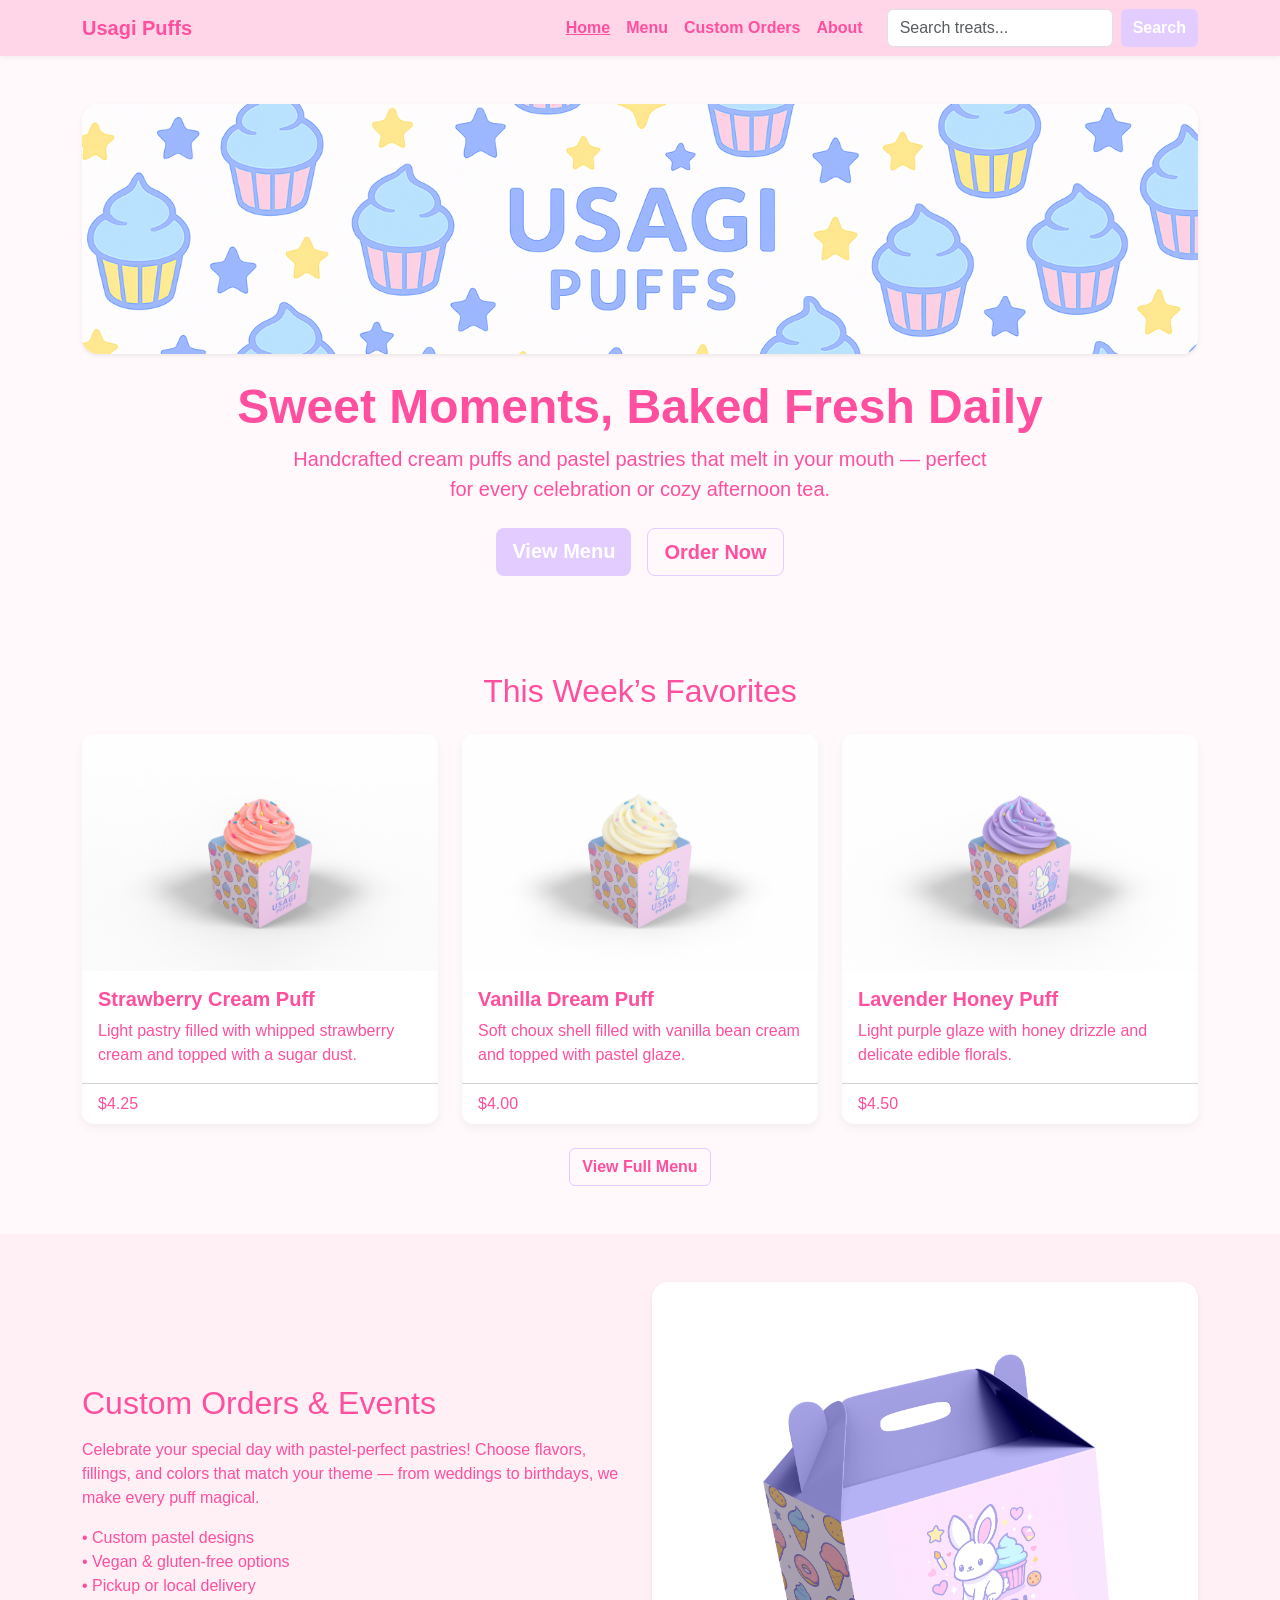
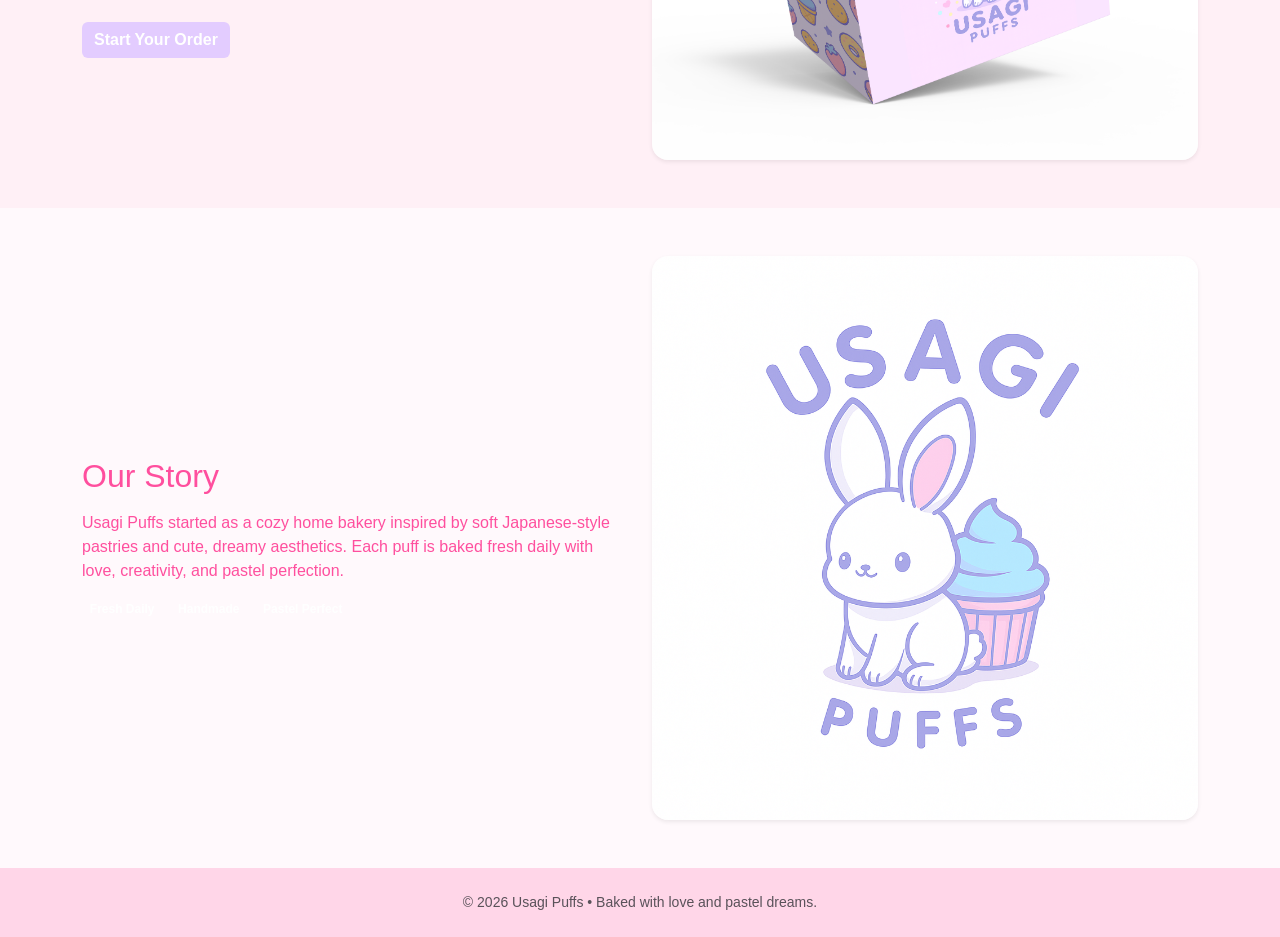
<file: index.html>
<!doctype html>
<html lang="en">
  <head>
    <meta charset="utf-8" />
    <meta name="viewport" content="width=device-width, initial-scale=1" />
    <title>Usagi Puffs — Sweet Moments, Baked Fresh Daily</title>

    <!-- Bootstrap CSS -->
    <link
      href="https://cdn.jsdelivr.net/npm/bootstrap@5.3.8/dist/css/bootstrap.min.css"
      rel="stylesheet"
      crossorigin="anonymous"
    />

   
    <link rel="stylesheet" href="style.css?v=1" />
  </head>

  <body>
   
    <nav class="navbar navbar-expand-lg navbar-light navbar-cupcake sticky-top" data-bs-theme="light">
      <div class="container">
        <a class="navbar-brand fw-bold" href="index.html">Usagi Puffs</a>

        <button
          class="navbar-toggler"
          type="button"
          data-bs-toggle="collapse"
          data-bs-target="#nav"
          aria-controls="nav"
          aria-expanded="false"
          aria-label="Toggle navigation"
        >
          <span class="navbar-toggler-icon"></span>
        </button>

        <div id="nav" class="collapse navbar-collapse">
          <ul class="navbar-nav ms-auto mb-2 mb-lg-0">
            <li class="nav-item"><a class="nav-link active" aria-current="page" href="index.html">Home</a></li>
            <li class="nav-item"><a class="nav-link" href="menu.html">Menu</a></li>
            <li class="nav-item"><a class="nav-link" href="custom.html">Custom Orders</a></li>
            <li class="nav-item"><a class="nav-link" href="about.html">About</a></li>
          </ul>

          <form class="d-flex ms-lg-3 mt-3 mt-lg-0" role="search">
            <input
              class="form-control me-2"
              type="search"
              placeholder="Search treats..."
              aria-label="Search"
            />
            <button class="btn btn-cupcake" type="submit">Search</button>
          </form>
        </div>
      </div>
    </nav>

   
    <header id="top" class="py-5 text-center hero">
      <div class="container">
        <img
          src="images/top.png"
          class="img-fluid mb-4 hero-img rounded-4 shadow-sm"
          alt="Assorted pastel pastries and puffs"
        />
        <h1 class="display-5 fw-bold">Sweet Moments, Baked Fresh Daily</h1>
        <p class="lead mx-auto mb-4" style="max-width: 720px;">
          Handcrafted cream puffs and pastel pastries that melt in your mouth —
          perfect for every celebration or cozy afternoon tea.
        </p>
        <div class="d-flex justify-content-center gap-3 flex-wrap">
          <a href="menu.html" class="btn btn-cupcake btn-lg">View Menu</a>
          <a href="custom.html" class="btn btn-outline-cupcake btn-lg">Order Now</a>
        </div>
      </div>
    </header>

   
    <section id="menu" class="py-5">
      <div class="container">
        <h2 class="text-center mb-4">This Week’s Favorites</h2>
        <div class="row g-4">
          <div class="col-md-6 col-lg-4">
            <div class="card card-cupcake h-100">
              <img src="images/cupcake1.png" class="card-img-top" alt="Strawberry Puff" />
              <div class="card-body">
                <h5 class="card-title">Strawberry Cream Puff</h5>
                <p class="card-text">
                  Light pastry filled with whipped strawberry cream and topped with a sugar dust.
                </p>
              </div>
              <div class="card-footer bg-transparent">
                <span class="price-tag">$4.25</span>
              </div>
            </div>
          </div>

          <div class="col-md-6 col-lg-4">
            <div class="card card-cupcake h-100">
              <img src="images/cupcake2.png" class="card-img-top" alt="Vanilla Dream Puff" />
              <div class="card-body">
                <h5 class="card-title">Vanilla Dream Puff</h5>
                <p class="card-text">
                  Soft choux shell filled with vanilla bean cream and topped with pastel glaze.
                </p>
              </div>
              <div class="card-footer bg-transparent">
                <span class="price-tag">$4.00</span>
              </div>
            </div>
          </div>

          <div class="col-md-6 col-lg-4">
            <div class="card card-cupcake h-100">
              <img src="images/cupcake3.png" class="card-img-top" alt="Lavender Honey Puff" />
              <div class="card-body">
                <h5 class="card-title">Lavender Honey Puff</h5>
                <p class="card-text">
                  Light purple glaze with honey drizzle and delicate edible florals.
                </p>
              </div>
              <div class="card-footer bg-transparent">
                <span class="price-tag">$4.50</span>
              </div>
            </div>
          </div>
        </div>

        <div class="text-center mt-4">
          <a class="btn btn-outline-cupcake" href="menu.html">
            View Full Menu
          </a>
        </div>
      </div>
    </section>


    <section id="custom" class="py-5 bg-cupcake-soft">
      <div class="container">
        <div class="row align-items-center g-4">
          <div class="col-lg-6 order-lg-2 text-center">
            <img
              src="images/box.png"
              class="img-fluid rounded-4 shadow-sm"
              alt="Custom pastry box"
            />
          </div>
          <div class="col-lg-6 order-lg-1">
            <h2 class="mb-3">Custom Orders & Events</h2>
            <p>
              Celebrate your special day with pastel-perfect pastries! Choose flavors, fillings,
              and colors that match your theme — from weddings to birthdays, we make every puff magical.
            </p>
            <ul class="list-unstyled mb-4">
              <li>• Custom pastel designs</li>
              <li>• Vegan & gluten-free options</li>
              <li>• Pickup or local delivery</li>
            </ul>
            <a href="custom.html" class="btn btn-cupcake">Start Your Order</a>
          </div>
        </div>
      </div>
    </section>

    
    <section id="about" class="py-5">
      <div class="container">
        <div class="row g-4 align-items-center">
          <div class="col-lg-6">
            <h2 class="mb-3">Our Story</h2>
            <p>
              Usagi Puffs started as a cozy home bakery inspired by soft Japanese-style pastries and cute,
              dreamy aesthetics. Each puff is baked fresh daily with love, creativity, and pastel perfection.
            </p>
            <div class="d-flex gap-2 flex-wrap mt-2">
              <span class="badge bg-cupcake">Fresh Daily</span>
              <span class="badge bg-cupcake">Handmade</span>
              <span class="badge bg-cupcake">Pastel Perfect</span>
            </div>
          </div>
          <div class="col-lg-6 text-center">
            <img src="images/logocupcake.png" class="img-fluid rounded-4 shadow-sm" alt="Bakery display case" />
          </div>
        </div>
      </div>
    </section>

   
    <footer class="py-4 text-center small text-muted">
      <div class="container">
        © <span id="year"></span> Usagi Puffs • Baked with love and pastel dreams.
      </div>
    </footer>

    <script>
      document.getElementById("year").textContent = new Date().getFullYear();
    </script>
    <script
      src="https://cdn.jsdelivr.net/npm/bootstrap@5.3.8/dist/js/bootstrap.bundle.min.js"
      crossorigin="anonymous"
    ></script>
  </body>
</html>
</file>
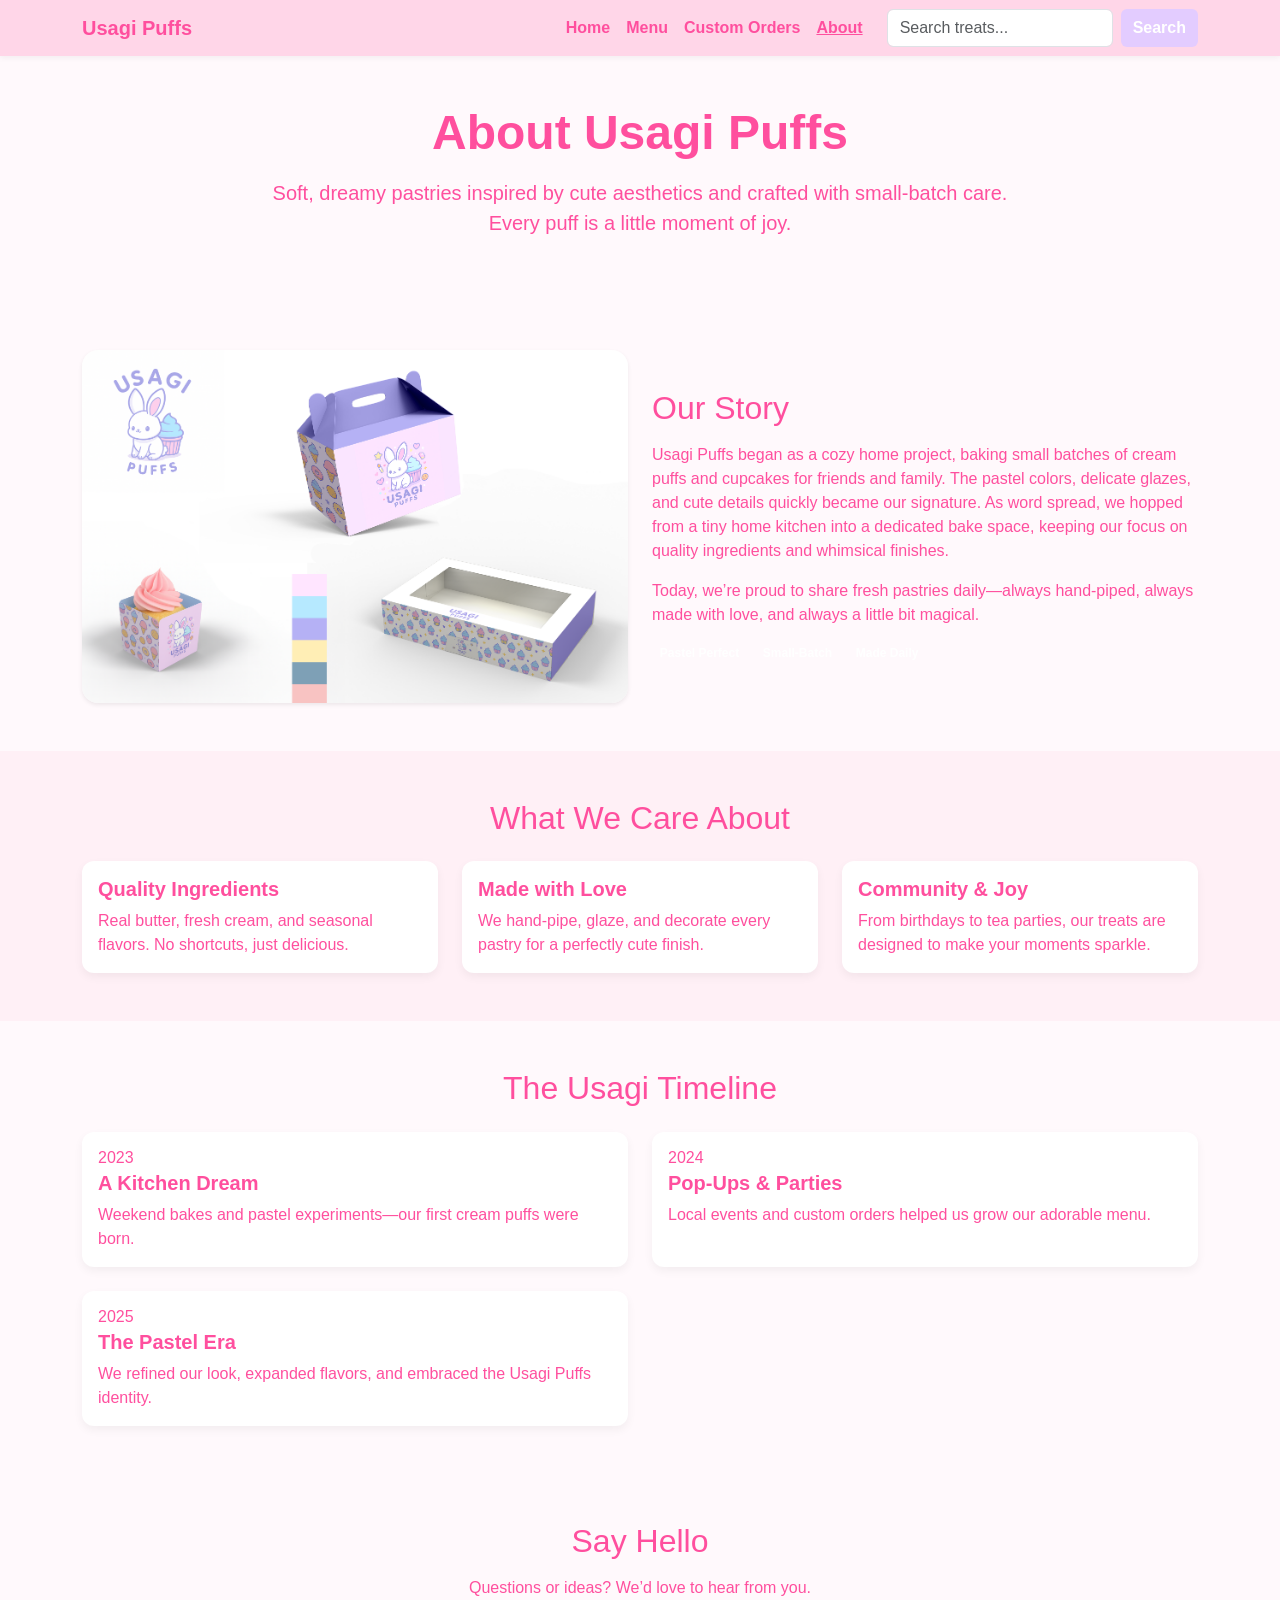
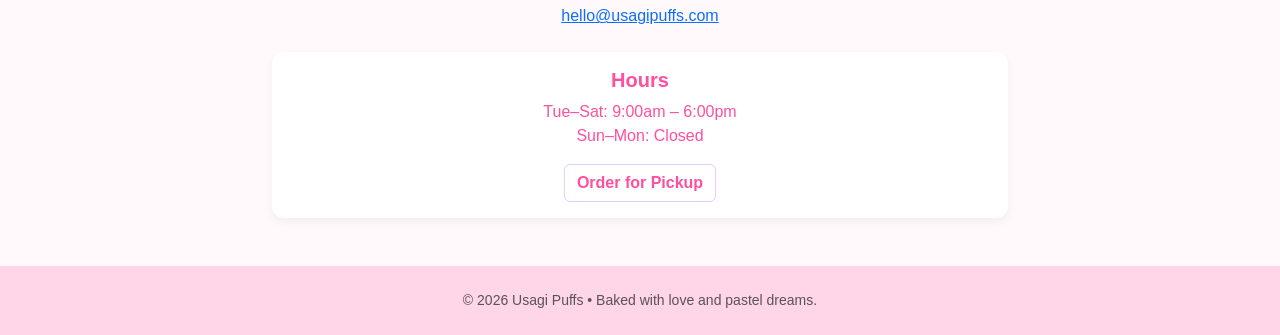
<file: about.html>
<!doctype html>
<html lang="en">
  <head>
    <meta charset="utf-8" />
    <meta name="viewport" content="width=device-width, initial-scale=1" />
    <title>Usagi Puffs — About</title>

    <!-- Bootstrap CSS -->
    <link
      href="https://cdn.jsdelivr.net/npm/bootstrap@5.3.8/dist/css/bootstrap.min.css"
      rel="stylesheet"
      crossorigin="anonymous"
    />

    <link rel="stylesheet" href="style.css?v=1" />
  </head>

  <body>

    <nav class="navbar navbar-expand-lg navbar-light navbar-cupcake sticky-top" data-bs-theme="light">
      <div class="container">
        <a class="navbar-brand fw-bold" href="index.html">Usagi Puffs</a>

        <button
          class="navbar-toggler"
          type="button"
          data-bs-toggle="collapse"
          data-bs-target="#nav"
          aria-controls="nav"
          aria-expanded="false"
          aria-label="Toggle navigation">
          <span class="navbar-toggler-icon"></span>
        </button>

        <div id="nav" class="collapse navbar-collapse">
          <ul class="navbar-nav ms-auto mb-2 mb-lg-0">
            <li class="nav-item"><a class="nav-link" href="index.html">Home</a></li>
            <li class="nav-item"><a class="nav-link" href="menu.html">Menu</a></li>
            <li class="nav-item"><a class="nav-link" href="custom.html">Custom Orders</a></li>
            <li class="nav-item"><a class="nav-link active" aria-current="page" href="about.html">About</a></li>
          </ul>

          <form class="d-flex ms-lg-3 mt-3 mt-lg-0" role="search">
            <input class="form-control me-2" type="search" placeholder="Search treats..." aria-label="Search" />
            <button class="btn btn-cupcake" type="submit">Search</button>
          </form>
        </div>
      </div>
    </nav>

   
    <header class="py-5 text-center">
      <div class="container">
        <h1 class="display-5 fw-bold">About Usagi Puffs</h1>
        <p class="lead mx-auto mt-3" style="max-width: 760px;">
          Soft, dreamy pastries inspired by cute aesthetics and crafted with small-batch care.
          Every puff is a little moment of joy.
        </p>
      </div>
    </header>

  
    <section class="py-5">
      <div class="container">
        <div class="row align-items-center g-4">
          <div class="col-lg-6">
            <img
              src="images/bunnycupcakes.png"
              class="img-fluid rounded-4 shadow-sm"
              alt="Pastel pastries displayed in a bakery case" />
          </div>
          <div class="col-lg-6">
            <h2 class="mb-3">Our Story</h2>
            <p>
              Usagi Puffs began as a cozy home project, baking small batches of cream puffs and
              cupcakes for friends and family. The pastel colors, delicate glazes, and cute details
              quickly became our signature. As word spread, we hopped from a tiny home kitchen into
              a dedicated bake space, keeping our focus on quality ingredients and whimsical finishes.
            </p>
            <p class="mb-0">
              Today, we’re proud to share fresh pastries daily—always hand-piped, always made with love,
              and always a little bit magical.
            </p>

            <div class="d-flex gap-2 flex-wrap mt-3">
              <span class="badge bg-cupcake">Pastel Perfect</span>
              <span class="badge bg-cupcake">Small-Batch</span>
              <span class="badge bg-cupcake">Made Daily</span>
            </div>
          </div>
        </div>
      </div>
    </section>

 
    <section class="py-5 bg-cupcake-soft">
      <div class="container">
        <h2 class="text-center mb-4">What We Care About</h2>
        <div class="row g-4">
          <div class="col-md-4">
            <div class="card card-cupcake h-100">
              <div class="card-body">
                <h5 class="card-title">Quality Ingredients</h5>
                <p class="card-text">
                  Real butter, fresh cream, and seasonal flavors. No shortcuts, just delicious.
                </p>
              </div>
            </div>
          </div>
          <div class="col-md-4">
            <div class="card card-cupcake h-100">
              <div class="card-body">
                <h5 class="card-title">Made with Love</h5>
                <p class="card-text">
                  We hand-pipe, glaze, and decorate every pastry for a perfectly cute finish.
                </p>
              </div>
            </div>
          </div>
          <div class="col-md-4">
            <div class="card card-cupcake h-100">
              <div class="card-body">
                <h5 class="card-title">Community & Joy</h5>
                <p class="card-text">
                  From birthdays to tea parties, our treats are designed to make your moments sparkle.
                </p>
              </div>
            </div>
          </div>
        </div>
      </div>
    </section>

   
    <section class="py-5">
      <div class="container">
        <h2 class="text-center mb-4">The Usagi Timeline</h2>
        <div class="row g-4">
          <div class="col-md-6">
            <div class="card card-cupcake h-100">
              <div class="card-body">
                <h6 class="text-uppercase mb-1">2023</h6>
                <h5 class="card-title">A Kitchen Dream</h5>
                <p class="card-text">Weekend bakes and pastel experiments—our first cream puffs were born.</p>
              </div>
            </div>
          </div>
          <div class="col-md-6">
            <div class="card card-cupcake h-100">
              <div class="card-body">
                <h6 class="text-uppercase mb-1">2024</h6>
                <h5 class="card-title">Pop-Ups & Parties</h5>
                <p class="card-text">Local events and custom orders helped us grow our adorable menu.</p>
              </div>
            </div>
          </div>
          <div class="col-md-6">
            <div class="card card-cupcake h-100">
              <div class="card-body">
                <h6 class="text-uppercase mb-1">2025</h6>
                <h5 class="card-title">The Pastel Era</h5>
                <p class="card-text">We refined our look, expanded flavors, and embraced the Usagi Puffs identity.</p>
              </div>
            </div>
          </div>
        </div>
      </div>
    </section>


    <section class="py-5 text-center">
      <div class="container">
        <h2 class="mb-3">Say Hello</h2>
        <p class="mb-1">Questions or ideas? We’d love to hear from you.</p>
        <p class="mb-4"><a href="mailto:hello@usagipuffs.com">hello@usagipuffs.com</a></p>

        <div class="row justify-content-center">
          <div class="col-md-8">
            <div class="card card-cupcake">
              <div class="card-body">
                <h5 class="card-title mb-2">Hours</h5>
                <p class="mb-0">Tue–Sat: 9:00am – 6:00pm</p>
                <p class="mb-3">Sun–Mon: Closed</p>
                <a class="btn btn-outline-cupcake" href="custom.html">Order for Pickup</a>
              </div>
            </div>
          </div>
        </div>
      </div>
    </section>

    
    <footer class="py-4 text-center small text-muted">
      <div class="container">
        © <span id="year"></span> Usagi Puffs • Baked with love and pastel dreams.
      </div>
    </footer>

    <script>
      document.getElementById("year").textContent = new Date().getFullYear();
    </script>
    <script
      src="https://cdn.jsdelivr.net/npm/bootstrap@5.3.8/dist/js/bootstrap.bundle.min.js"
      crossorigin="anonymous"
    ></script>
  </body>
</html>
</file>
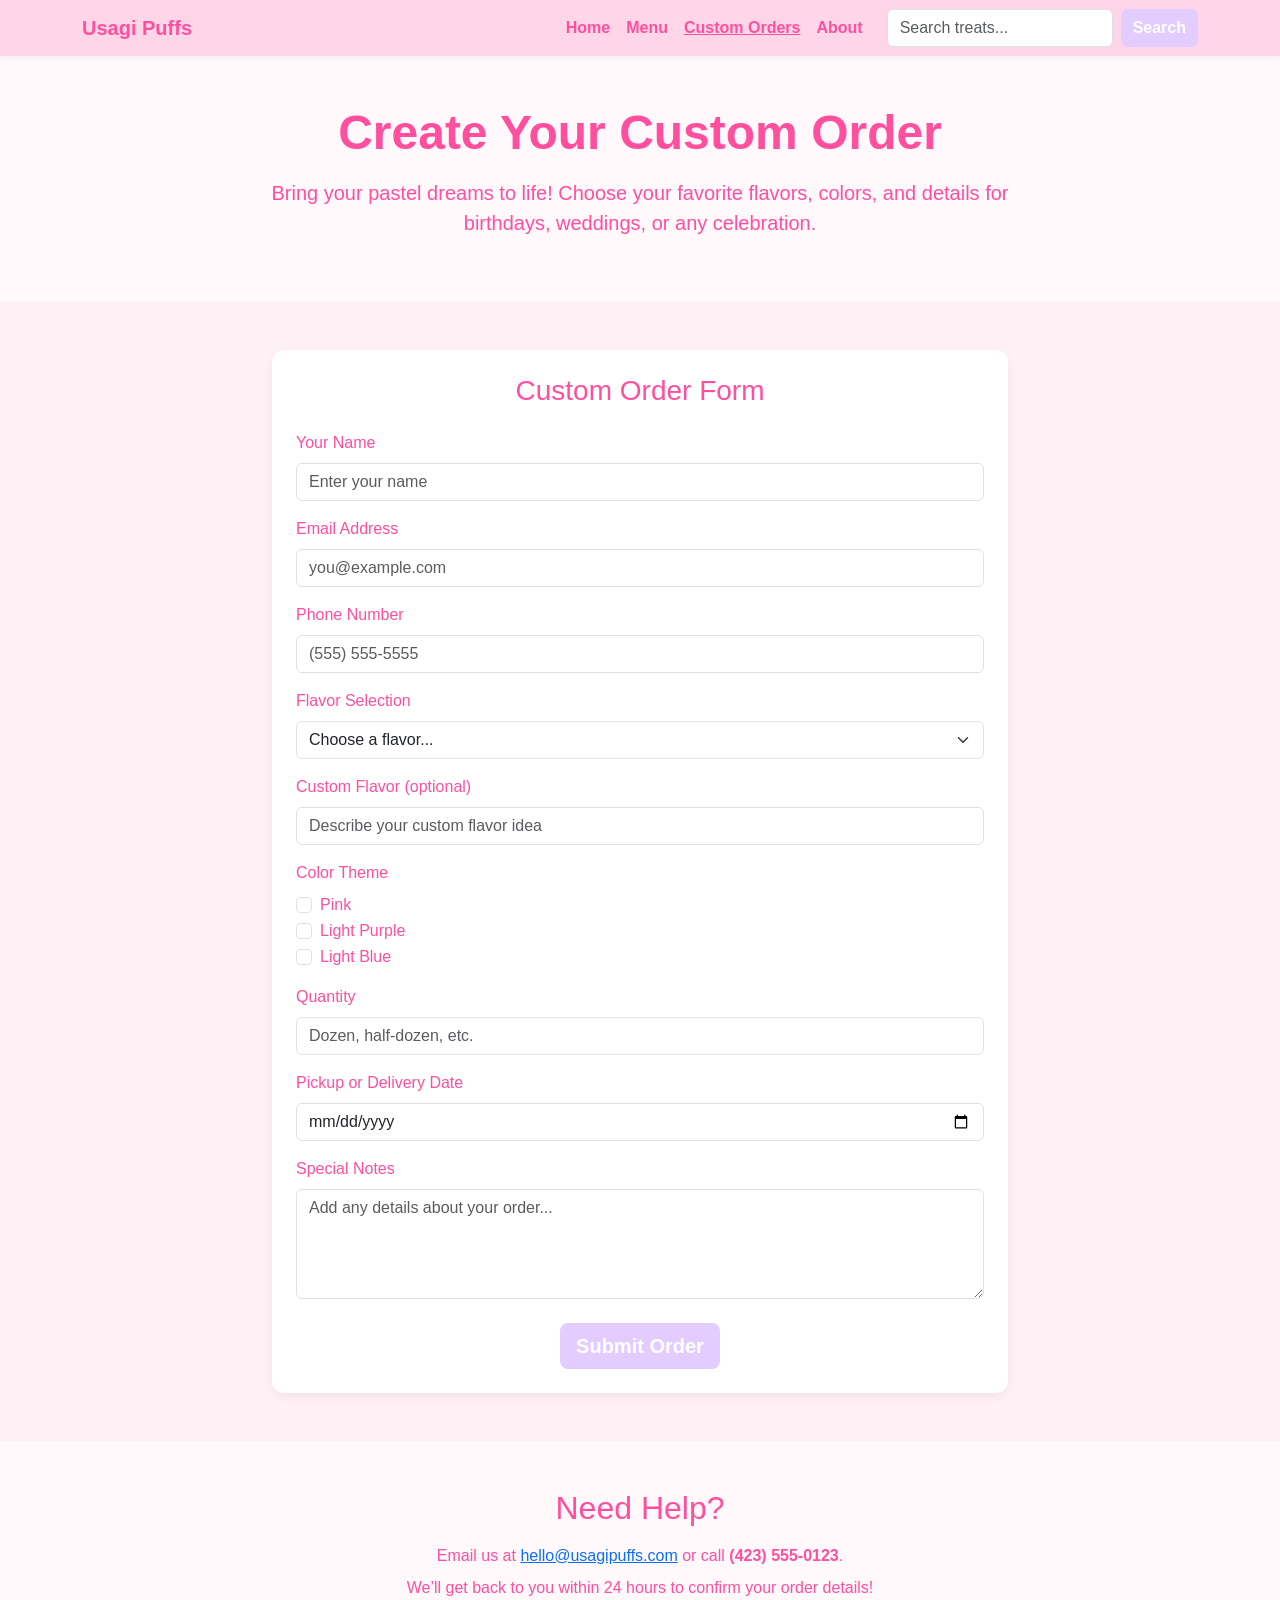
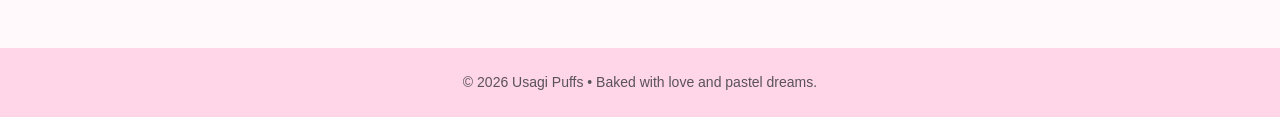
<file: custom.html>
<!doctype html>
<html lang="en">
  <head>
    <meta charset="utf-8" />
    <meta name="viewport" content="width=device-width, initial-scale=1" />
    <title>Usagi Puffs — Custom Orders</title>

    <!-- Bootstrap CSS -->
    <link
      href="https://cdn.jsdelivr.net/npm/bootstrap@5.3.8/dist/css/bootstrap.min.css"
      rel="stylesheet"
      crossorigin="anonymous"
    />


    <link rel="stylesheet" href="style.css?v=1" />
  </head>

  <body>
  
    <nav class="navbar navbar-expand-lg navbar-light navbar-cupcake sticky-top" data-bs-theme="light">
      <div class="container">
        <a class="navbar-brand fw-bold" href="index.html">Usagi Puffs</a>

        <button
          class="navbar-toggler"
          type="button"
          data-bs-toggle="collapse"
          data-bs-target="#nav"
          aria-controls="nav"
          aria-expanded="false"
          aria-label="Toggle navigation">
          <span class="navbar-toggler-icon"></span>
        </button>

        <div id="nav" class="collapse navbar-collapse">
          <ul class="navbar-nav ms-auto mb-2 mb-lg-0">
            <li class="nav-item"><a class="nav-link" href="index.html">Home</a></li>
            <li class="nav-item"><a class="nav-link" href="menu.html">Menu</a></li>
            <li class="nav-item"><a class="nav-link active" aria-current="page" href="custom.html">Custom Orders</a></li>
            <li class="nav-item"><a class="nav-link" href="about.html">About</a></li>
          </ul>

          <form class="d-flex ms-lg-3 mt-3 mt-lg-0" role="search">
            <input class="form-control me-2" type="search" placeholder="Search treats..." aria-label="Search" />
            <button class="btn btn-cupcake" type="submit">Search</button>
          </form>
        </div>
      </div>
    </nav>

   
    <header class="py-5 text-center">
      <div class="container">
        <h1 class="display-5 fw-bold">Create Your Custom Order</h1>
        <p class="lead mx-auto mt-3" style="max-width: 760px;">
          Bring your pastel dreams to life! Choose your favorite flavors, colors, and details for birthdays, weddings, or any celebration.
        </p>
      </div>
    </header>

  
    <section class="py-5 bg-cupcake-soft">
      <div class="container">
        <div class="row justify-content-center">
          <div class="col-lg-8">
            <div class="card card-cupcake p-4">
              <h3 class="mb-4 text-center">Custom Order Form</h3>
              <form action="#" method="post">
                <div class="mb-3">
                  <label for="name" class="form-label">Your Name</label>
                  <input type="text" class="form-control" id="name" placeholder="Enter your name" required />
                </div>

                <div class="mb-3">
                  <label for="email" class="form-label">Email Address</label>
                  <input type="email" class="form-control" id="email" placeholder="you@example.com" required />
                </div>

                <div class="mb-3">
                  <label for="phone" class="form-label">Phone Number</label>
                  <input type="tel" class="form-control" id="phone" placeholder="(555) 555-5555" />
                </div>

                <div class="mb-3">
                  <label for="flavor" class="form-label">Flavor Selection</label>
                  <select class="form-select" id="flavor" required>
                    <option value="">Choose a flavor...</option>
                    <option>Strawberry Cream Puff</option>
                    <option>Vanilla Dream Puff</option>
                    <option>Lavender Honey Puff</option>
                    <option>Matcha Cream Puff</option>
                    <option>Chocolate Bunny Puff</option>
                    <option>Custom Flavor (enter below)</option>
                  </select>
                </div>

                <div class="mb-3">
                  <label for="customFlavor" class="form-label">Custom Flavor (optional)</label>
                  <input type="text" class="form-control" id="customFlavor" placeholder="Describe your custom flavor idea" />
                </div>

                <div class="mb-3">
                 <label class="form-label">Color Theme</label>
                  <div class="form-check">
                    <input class="form-check-input" type="checkbox" value="Pink" id="colorPink" />
                    <label class="form-check-label" for="colorPink">Pink</label>
                  </div>
                  <div class="form-check">
                    <input class="form-check-input" type="checkbox" value="Light Purple" id="colorPurple" />
                    <label class="form-check-label" for="colorPurple">Light Purple</label>
                  </div>
                  <div class="form-check">
                    <input class="form-check-input" type="checkbox" value="Light Blue" id="colorBlue" />
                    <label class="form-check-label" for="colorBlue">Light Blue</label>
                  </div>
                </div>

                <div class="mb-3">
                  <label for="quantity" class="form-label">Quantity</label>
                  <input type="number" class="form-control" id="quantity" placeholder="Dozen, half-dozen, etc." min="1" />
                </div>

                <div class="mb-3">
                  <label for="date" class="form-label">Pickup or Delivery Date</label>
                  <input type="date" class="form-control" id="date" required />
                </div>

                <div class="mb-3">
                  <label for="notes" class="form-label">Special Notes</label>
                  <textarea class="form-control" id="notes" rows="4" placeholder="Add any details about your order..."></textarea>
                </div>

                <div class="text-center mt-4">
                  <button type="submit" class="btn btn-cupcake btn-lg">Submit Order</button>
                </div>
              </form>
            </div>
          </div>
        </div>
      </div>
    </section>

 
    <section class="py-5 text-center">
      <div class="container">
        <h2 class="mb-3">Need Help?</h2>
        <p class="mb-2">Email us at <a href="mailto:hello@usagipuffs.com">hello@usagipuffs.com</a> or call <strong>(423) 555-0123</strong>.</p>
        <p class="mb-0">We’ll get back to you within 24 hours to confirm your order details!</p>
      </div>
    </section>

   
    <footer class="py-4 text-center small text-muted">
      <div class="container">
        © <span id="year"></span> Usagi Puffs • Baked with love and pastel dreams.
      </div>
    </footer>

    <script>
      document.getElementById("year").textContent = new Date().getFullYear();
    </script>
    <script
      src="https://cdn.jsdelivr.net/npm/bootstrap@5.3.8/dist/js/bootstrap.bundle.min.js"
      crossorigin="anonymous"
    ></script>
  </body>
</html>
</file>
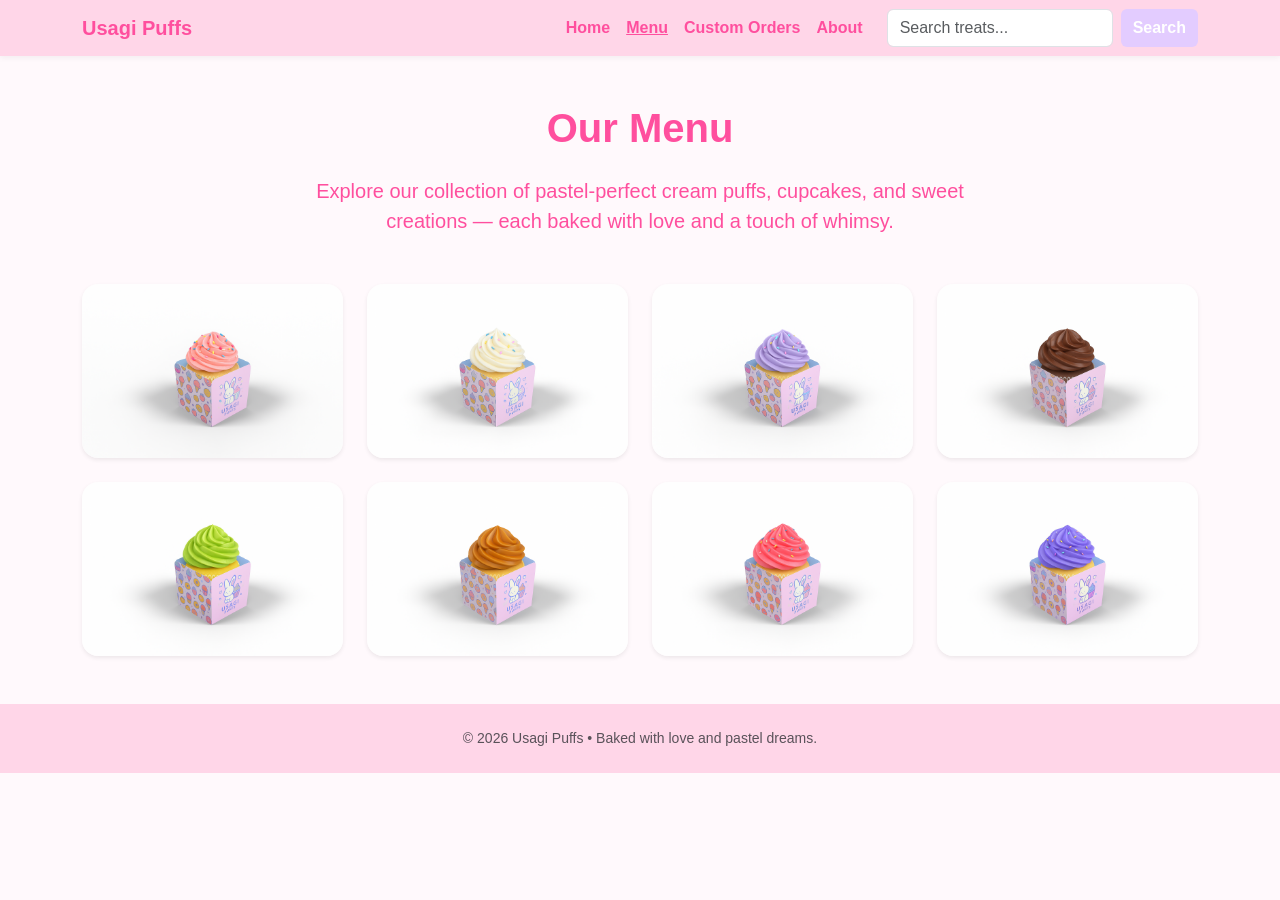
<file: menu.html>
<!doctype html>
<html lang="en">
  <head>
    <meta charset="utf-8" />
    <meta name="viewport" content="width=device-width, initial-scale=1" />
    <title>Usagi Puffs — Menu Gallery</title>

    <!-- Bootstrap CSS -->
    <link
      href="https://cdn.jsdelivr.net/npm/bootstrap@5.3.8/dist/css/bootstrap.min.css"
      rel="stylesheet"
      crossorigin="anonymous"
    />

 
    <link rel="stylesheet" href="style.css?v=1" />
  </head>

  <body>
 
    <nav class="navbar navbar-expand-lg navbar-light navbar-cupcake sticky-top" data-bs-theme="light">
      <div class="container">
        <a class="navbar-brand fw-bold" href="index.html">Usagi Puffs</a>

        <button
          class="navbar-toggler"
          type="button"
          data-bs-toggle="collapse"
          data-bs-target="#nav"
          aria-controls="nav"
          aria-expanded="false"
          aria-label="Toggle navigation"
        >
          <span class="navbar-toggler-icon"></span>
        </button>

        <div id="nav" class="collapse navbar-collapse">
          <ul class="navbar-nav ms-auto mb-2 mb-lg-0">
            <li class="nav-item"><a class="nav-link" href="index.html">Home</a></li>
            <li class="nav-item"><a class="nav-link active" aria-current="page" href="menu.html">Menu</a></li>
            <li class="nav-item"><a class="nav-link" href="custom.html">Custom Orders</a></li>
            <li class="nav-item"><a class="nav-link" href="about.html">About</a></li>
          </ul>

          <form class="d-flex ms-lg-3 mt-3 mt-lg-0" role="search">
            <input
              class="form-control me-2"
              type="search"
              placeholder="Search treats..."
              aria-label="Search"
            />
            <button class="btn btn-cupcake" type="submit">Search</button>
          </form>
        </div>
      </div>
    </nav>

   
    <section class="py-5 text-center">
      <div class="container">
        <h1 class="mb-4 fw-bold">Our Menu</h1>
        <p class="lead mb-5" style="max-width: 700px; margin: 0 auto;">
          Explore our collection of pastel-perfect cream puffs, cupcakes, and sweet creations — each baked with love and a touch of whimsy.
        </p>

        <div class="row g-4">
          
          <div class="col-6 col-md-4 col-lg-3">
            <img src="images/cupcake1.png" class="img-fluid rounded-4 shadow-sm" alt="Strawberry Cream Puff" />
          </div>
          <div class="col-6 col-md-4 col-lg-3">
            <img src="images/cupcake2.png" class="img-fluid rounded-4 shadow-sm" alt="Vanilla Dream Puff" />
          </div>
          <div class="col-6 col-md-4 col-lg-3">
            <img src="images/cupcake3.png" class="img-fluid rounded-4 shadow-sm" alt="Lavender Honey Puff" />
          </div>
          <div class="col-6 col-md-4 col-lg-3">
            <img src="images/cupcake4.png" class="img-fluid rounded-4 shadow-sm" alt="Chocolate Bunny Puff" />
          </div>
          <div class="col-6 col-md-4 col-lg-3">
            <img src="images/cupcake5.png" class="img-fluid rounded-4 shadow-sm" alt="Matcha Cream Puff" />
          </div>
          <div class="col-6 col-md-4 col-lg-3">
            <img src="images/cupcake6.png" class="img-fluid rounded-4 shadow-sm" alt="Caramel Cream Puff" />
          </div>
          <div class="col-6 col-md-4 col-lg-3">
            <img src="images/cupcake7.png" class="img-fluid rounded-4 shadow-sm" alt="Pink Bunny Puff" />
          </div>
          <div class="col-6 col-md-4 col-lg-3">
            <img src="images/cupcake8.png" class="img-fluid rounded-4 shadow-sm" alt="Blueberry Puff" />
          </div>
        </div>
      </div>
    </section>

  
    <footer class="py-4 text-center small text-muted">
      <div class="container">
        © <span id="year"></span> Usagi Puffs • Baked with love and pastel dreams.
      </div>
    </footer>

    <script>
      document.getElementById("year").textContent = new Date().getFullYear();
    </script>
    <script
      src="https://cdn.jsdelivr.net/npm/bootstrap@5.3.8/dist/js/bootstrap.bundle.min.js"
      crossorigin="anonymous"
    ></script>
  </body>
</html>
</file>
<file: style.css>
:root {
  --pastel-pink: #ffd6e8;  
  --bright-pink: #ff4f9e; 
  --light-purple: #e3ccff; 
  --light-purple-hover: #d2b8ff;
  --white: #ffffff;
  --bg: #fff9fc;
}


body {
  font-family: "Poppins", sans-serif;
  background-color: var(--bg);
  color: var(--bright-pink);
}


.navbar-cupcake {
  background-color: var(--pastel-pink);
  box-shadow: 0 2px 6px rgba(0, 0, 0, 0.05);
}

.navbar-cupcake .navbar-brand,
.navbar-cupcake .nav-link {
  color: var(--bright-pink) !important;
  font-weight: 600;
}

.navbar-cupcake .nav-link.active,
.navbar-cupcake .nav-link:hover {
  text-decoration: underline;
  color: var(--bright-pink) !important;
}


.btn-cupcake {
  background-color: var(--light-purple);
  border: none;
  color: var(--white); 
  font-weight: 600;
}

.btn-cupcake:hover {
  background-color: var(--light-purple-hover);
  color: var(--white);
}

.btn-outline-cupcake {
  background-color: transparent;
  border: 1.5px solid var(--light-purple);
  color: var(--bright-pink);
  font-weight: 600;
}

.btn-outline-cupcake:hover {
  background-color: var(--light-purple);
  color: var(--white);
}


.card-cupcake {
  border: none;
  border-radius: 12px;
  box-shadow: 0 4px 10px rgba(0, 0, 0, 0.05);
  color: var(--bright-pink);
}

.card-cupcake img {
  border-top-left-radius: 12px;
  border-top-right-radius: 12px;
}

.card-cupcake .card-title {
  font-weight: 700;
  color: var(--bright-pink);
}


.bg-cupcake-soft {
  background-color: #fff0f6;
}


footer {
  background-color: var(--pastel-pink);
  color: var(--bright-pink);
  font-weight: 500;
}

.hero-img {
  width: 100%;
  height: 250px;        
  object-fit: cover;    
  object-position: center;
  border-radius: 20px;  
}
</file>
